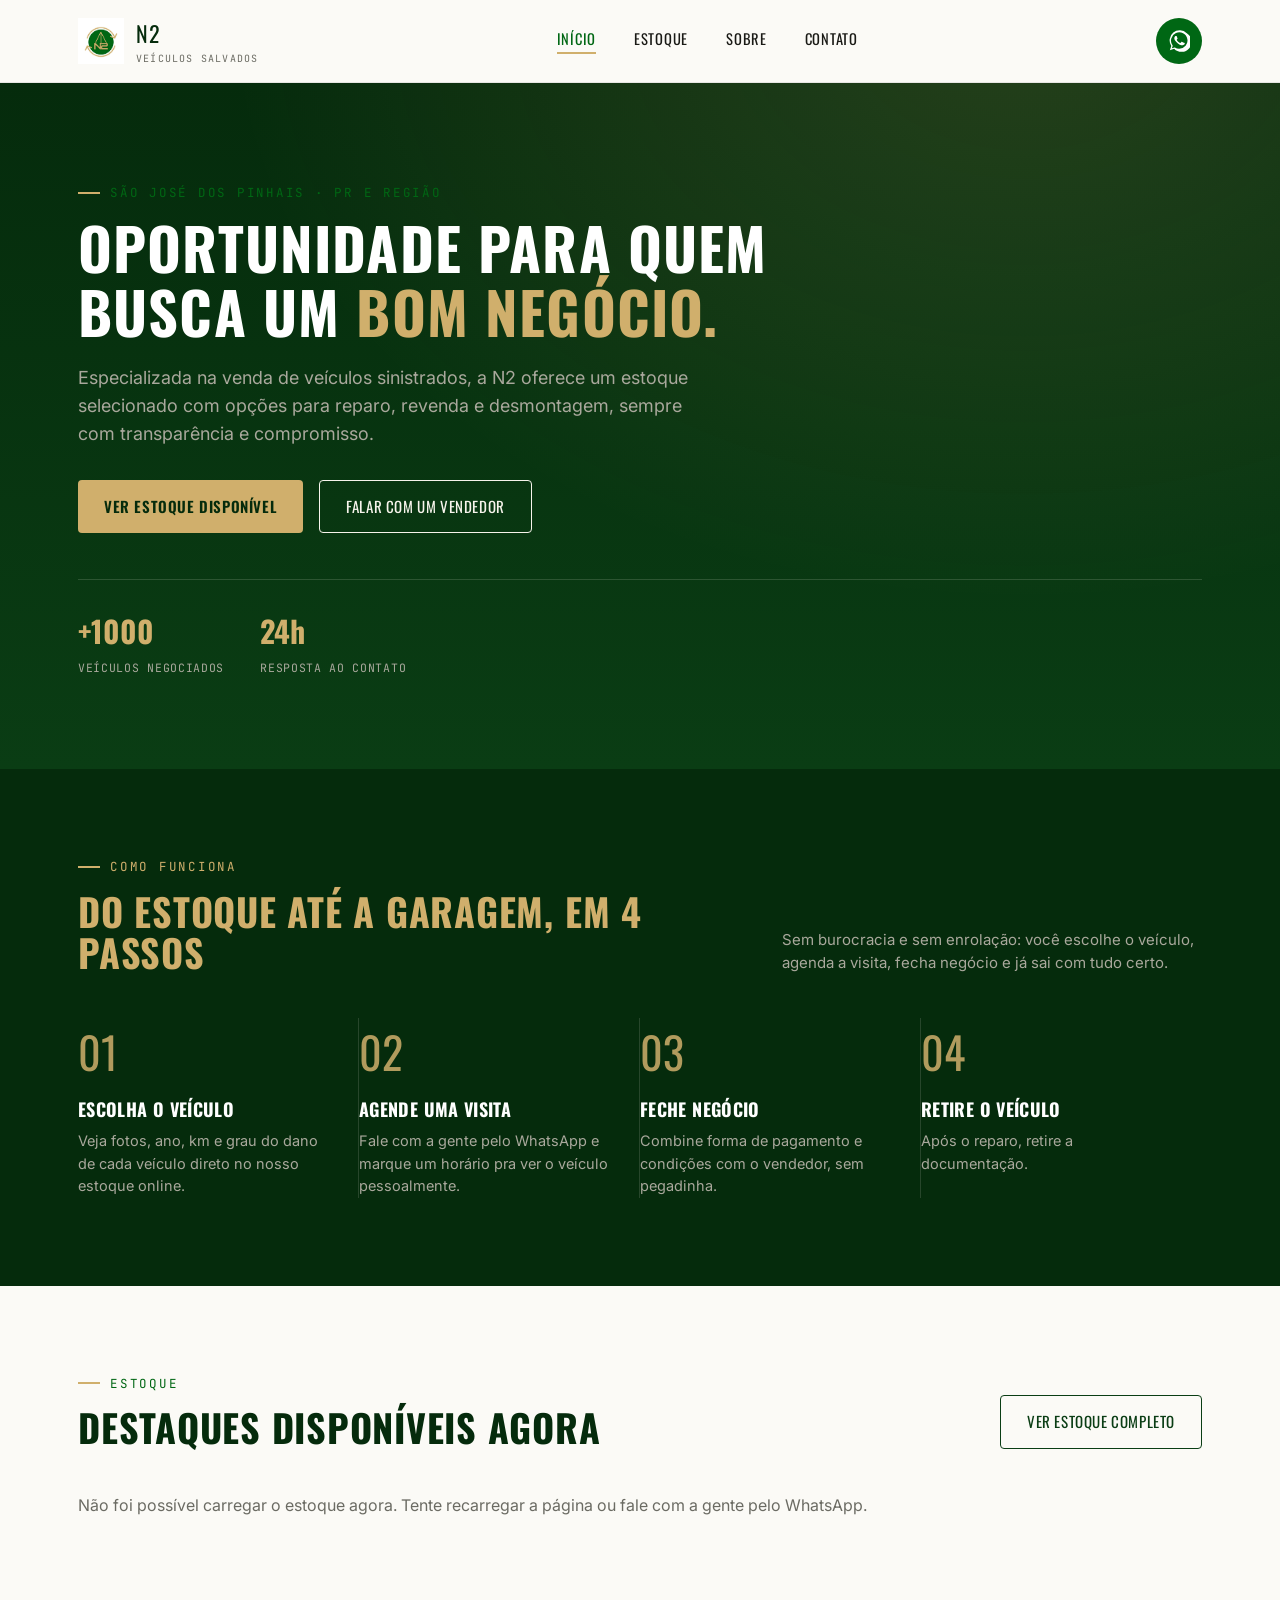
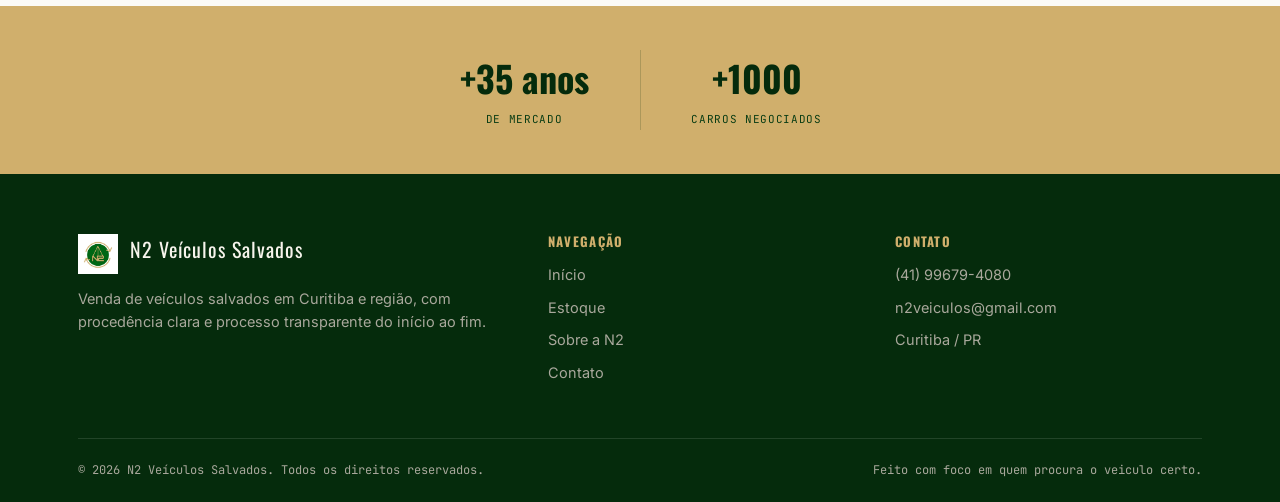
<file: index.html>
<!DOCTYPE html>
<html lang="pt-BR">
<head>
<meta charset="UTF-8">
<meta name="viewport" content="width=device-width, initial-scale=1.0">
<title>N2 | Venda de Veículos Salvados</title>
<meta name="description" content="A N2 vende veículos salvados com procedência clara, prontos para reparo, revenda ou retirada de peças.">
<link rel="icon" href="assets/logo.png">
<link rel="stylesheet" href="css/style.css?v=3">
</head>
<body>

<header class="site-header">
  <div class="wrap">
    <a href="index.html" class="brand">
      <img src="assets/logo.png" alt="N2 - Venda de veículos salvados">
      <div>
        <span class="brand-name">N2</span>
        <span class="brand-tag">Veículos Salvados</span>
      </div>
    </a>
    <nav class="main-nav">
      <a href="index.html" class="active">Início</a>
      <a href="estoque.html">Estoque</a>
      <a href="sobre.html">Sobre</a>
      <a href="contato.html">Contato</a>
    </nav>
    <div class="header-actions">
      <a href="#" class="btn btn-whats" data-wa="Olá! Quero saber mais sobre os veículos da N2." aria-label="Falar no WhatsApp">
        <svg viewBox="0 0 24 24" fill="currentColor" aria-hidden="true"><path d="M20.5 3.5A11 11 0 0 0 3.6 17.4L2 22l4.7-1.6A11 11 0 1 0 20.5 3.5Zm-8.4 17a9 9 0 0 1-4.6-1.3l-.3-.2-3 1 1-2.9-.2-.3A9 9 0 1 1 12.1 20.5Zm5-6.7c-.3-.1-1.6-.8-1.9-.9-.3-.1-.4-.1-.6.1-.2.3-.7.9-.8 1-.2.2-.3.2-.5.1a7.3 7.3 0 0 1-2.2-1.3 8.2 8.2 0 0 1-1.5-1.9c-.2-.3 0-.5.1-.6l.4-.5.3-.4c.1-.1.1-.3 0-.4-.1-.1-.6-1.5-.8-2-.2-.5-.4-.4-.6-.4h-.5c-.2 0-.5.1-.7.3-.2.3-.9.9-.9 2.2s1 2.6 1.1 2.7c.1.2 2 3 4.8 4.2.7.3 1.2.5 1.6.6.7.2 1.3.2 1.8.1.6-.1 1.6-.7 1.9-1.3.2-.6.2-1.1.2-1.2-.1-.2-.3-.2-.6-.4Z"/></svg>
      </a>
      <button class="nav-toggle" aria-label="Abrir menu"><span></span><span></span><span></span></button>
    </div>
  </div>
</header>

<section class="hero">
  <div class="wrap">
    <div>
      <div class="eyebrow">São José dos Pinhais · PR e região</div>
      <h1>Oportunidade para quem busca um <span>bom negócio.</span></h1>
      <p class="lead">Especializada na venda de veículos sinistrados, a N2 oferece um estoque selecionado com opções para reparo, revenda e desmontagem, sempre com transparência e compromisso.</p>
      <div class="hero-actions">
        <a href="#estoque-destaque" class="btn btn-primary">Ver estoque disponível</a>
        <a href="#" class="btn btn-outline" data-wa="Olá! Tenho interesse no estoque de veículos da N2.">Falar com um vendedor</a>
      </div>
      <div class="hero-stats">
        <div class="hero-stat"><b>+1000</b><span>Veículos negociados</span></div>
        <div class="hero-stat"><b>24h</b><span>Resposta ao contato</span></div>
      </div>
    </div>
  </div>
</section>

<section class="bg-dark">
  <div class="wrap">
    <div class="section-head">
      <div>
        <div class="eyebrow">Como funciona</div>
        <h2>Do estoque até a garagem, em 4 passos</h2>
      </div>
      <p>Sem burocracia e sem enrolação: você escolhe o veículo, agenda a visita, fecha negócio e já sai com tudo certo.</p>
    </div>
    <div class="steps">
      <div class="step">
        <div class="step-num">01</div>
        <h3>Escolha o veículo</h3>
        <p>Veja fotos, ano, km e grau do dano de cada veículo direto no nosso estoque online.</p>
      </div>
      <div class="step">
        <div class="step-num">02</div>
        <h3>Agende uma visita</h3>
        <p>Fale com a gente pelo WhatsApp e marque um horário pra ver o veículo pessoalmente.</p>
      </div>
      <div class="step">
        <div class="step-num">03</div>
        <h3>Feche negócio</h3>
        <p>Combine forma de pagamento e condições com o vendedor, sem pegadinha.</p>
      </div>
      <div class="step">
        <div class="step-num">04</div>
        <h3>Retire o veículo</h3>
        <p>Após o reparo, retire a documentação.</p>
      </div>
    </div>
  </div>
</section>

<section id="estoque-destaque" class="bg-paper">
  <div class="wrap">
    <div class="section-head">
      <div>
        <div class="eyebrow">Estoque</div>
        <h2>Destaques disponíveis agora</h2>
      </div>
      <a href="estoque.html" class="btn btn-outline-dark">Ver estoque completo</a>
    </div>
    <div class="tag-grid" id="tag-grid-destaque">
      <p style="color:var(--steel);grid-column:1/-1;">Carregando estoque…</p>
    </div>
  </div>
</section>

<section class="stats-band">
  <div class="wrap">
    <div class="stat-item"><b>+35 anos</b><span>De mercado</span></div>
    <div class="stat-item"><b>+1000</b><span>Carros negociados</span></div>
  </div>
</section>

<footer class="site-footer">
  <div class="wrap">
    <div class="footer-grid">
      <div class="footer-col">
        <div class="footer-brand">
          <img src="assets/logo.png" alt="N2">
          <span class="footer-brand-name">N2 Veículos Salvados</span>
        </div>
        <p>Venda de veículos salvados em Curitiba e região, com procedência clara e processo transparente do início ao fim.</p>
      </div>
      <div class="footer-col">
        <h4>Navegação</h4>
        <a href="index.html">Início</a>
        <a href="estoque.html">Estoque</a>
        <a href="sobre.html">Sobre a N2</a>
        <a href="contato.html">Contato</a>
      </div>
      <div class="footer-col">
        <h4>Contato</h4>
        <a href="tel:+5541996794080">(41) 99679-4080</a>
        <a href="mailto:n2veiculos@gmail.com">n2veiculos@gmail.com</a>
        <p>Curitiba / PR</p>
      </div>
    </div>
    <div class="footer-bottom">
      <span>© 2026 N2 Veículos Salvados. Todos os direitos reservados.</span>
      <span>Feito com foco em quem procura o veiculo certo.</span>
    </div>
  </div>
</footer>

<script src="js/script.js?v=3"></script>
</body>
</html>
</file>
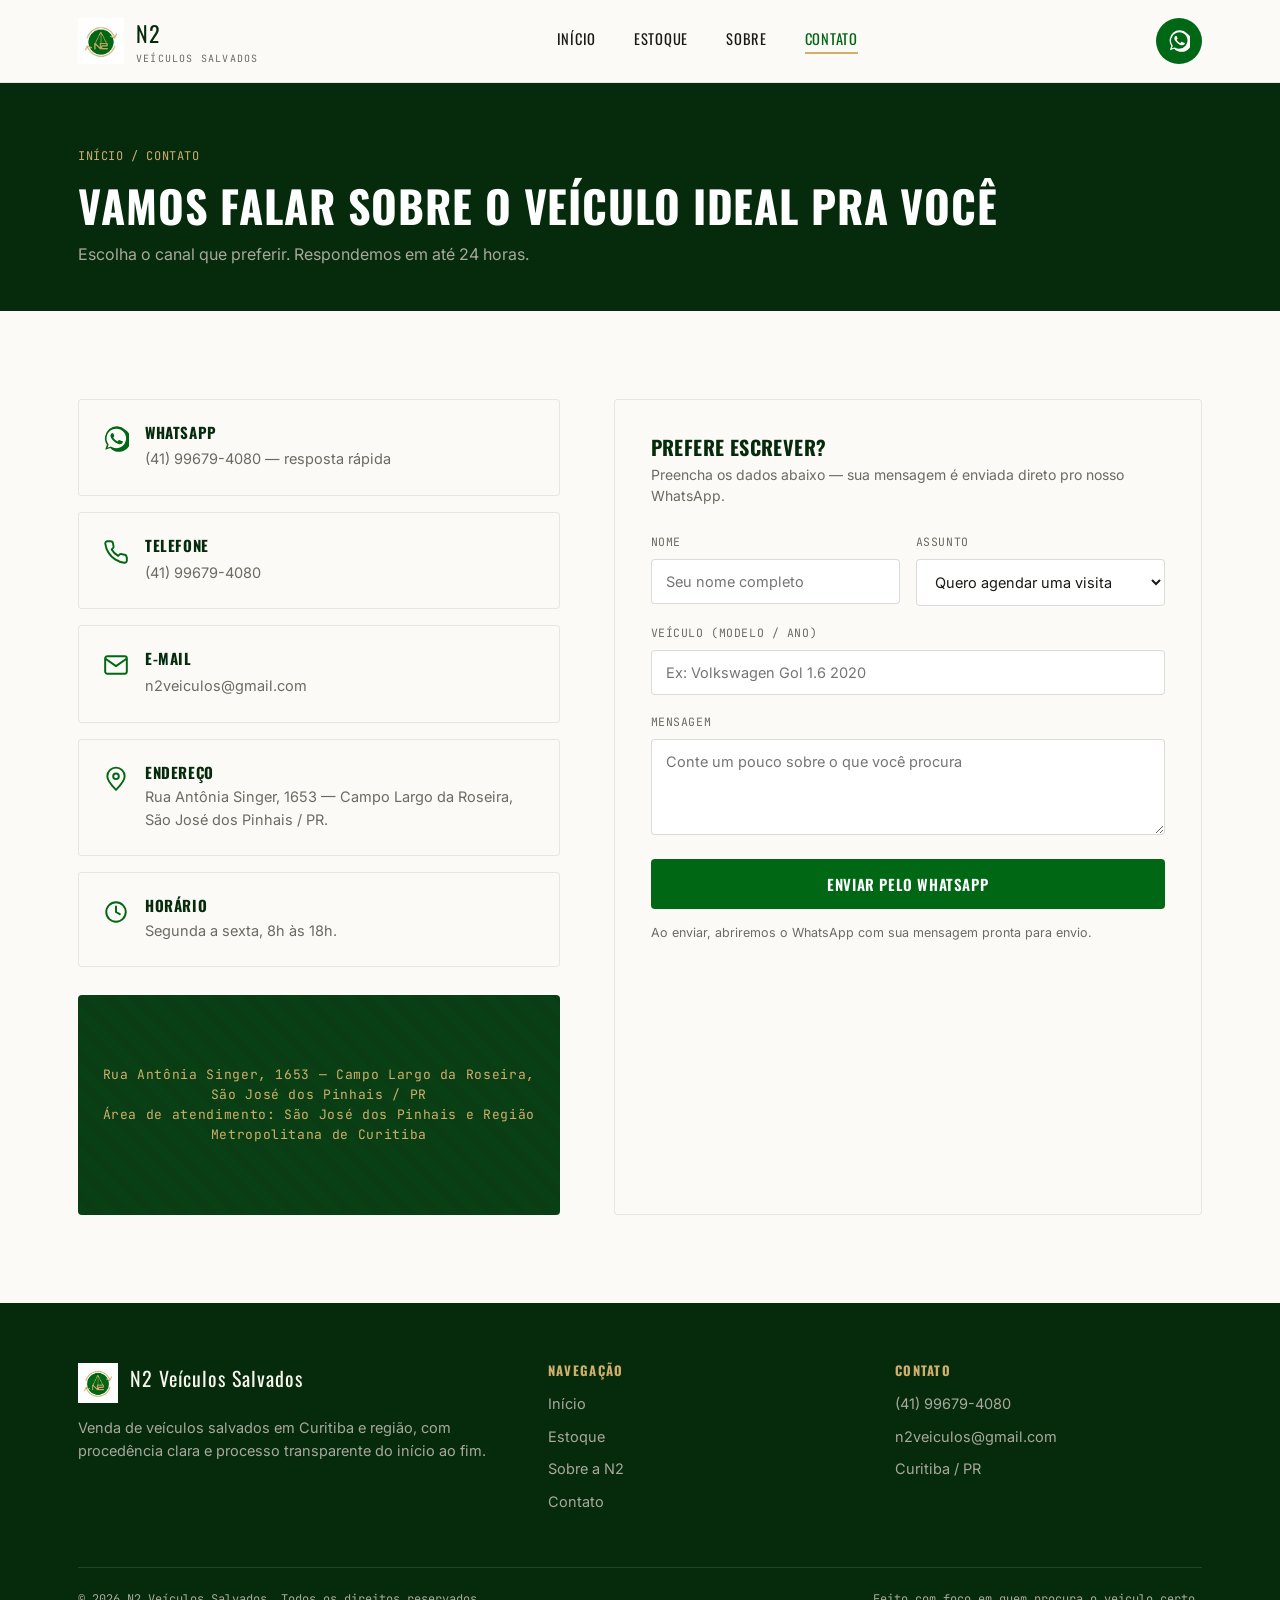
<file: contato.html>
<!DOCTYPE html>
<html lang="pt-BR">
<head>
<meta charset="UTF-8">
<meta name="viewport" content="width=device-width, initial-scale=1.0">
<title>Contato | N2 Veículos Salvados</title>
<meta name="description" content="Fale com a N2 pelo WhatsApp, telefone ou formulário para saber mais sobre os veículos salvados disponíveis.">
<link rel="icon" href="assets/logo.png">
<link rel="stylesheet" href="css/style.css?v=3">
</head>
<body>

<header class="site-header">
  <div class="wrap">
    <a href="index.html" class="brand">
      <img src="assets/logo.png" alt="N2 - Venda de veículos salvados">
      <div>
        <span class="brand-name">N2</span>
        <span class="brand-tag">Veículos Salvados</span>
      </div>
    </a>
    <nav class="main-nav">
      <a href="index.html">Início</a>
      <a href="estoque.html">Estoque</a>
      <a href="sobre.html">Sobre</a>
      <a href="contato.html" class="active">Contato</a>
    </nav>
    <div class="header-actions">
      <a href="#" class="btn btn-whats" data-wa="Olá! Quero saber mais sobre os veículos da N2." aria-label="Falar no WhatsApp">
        <svg viewBox="0 0 24 24" fill="currentColor" aria-hidden="true"><path d="M20.5 3.5A11 11 0 0 0 3.6 17.4L2 22l4.7-1.6A11 11 0 1 0 20.5 3.5Zm-8.4 17a9 9 0 0 1-4.6-1.3l-.3-.2-3 1 1-2.9-.2-.3A9 9 0 1 1 12.1 20.5Zm5-6.7c-.3-.1-1.6-.8-1.9-.9-.3-.1-.4-.1-.6.1-.2.3-.7.9-.8 1-.2.2-.3.2-.5.1a7.3 7.3 0 0 1-2.2-1.3 8.2 8.2 0 0 1-1.5-1.9c-.2-.3 0-.5.1-.6l.4-.5.3-.4c.1-.1.1-.3 0-.4-.1-.1-.6-1.5-.8-2-.2-.5-.4-.4-.6-.4h-.5c-.2 0-.5.1-.7.3-.2.3-.9.9-.9 2.2s1 2.6 1.1 2.7c.1.2 2 3 4.8 4.2.7.3 1.2.5 1.6.6.7.2 1.3.2 1.8.1.6-.1 1.6-.7 1.9-1.3.2-.6.2-1.1.2-1.2-.1-.2-.3-.2-.6-.4Z"/></svg>
      </a>
      <button class="nav-toggle" aria-label="Abrir menu"><span></span><span></span><span></span></button>
    </div>
  </div>
</header>

<section class="page-header">
  <div class="wrap">
    <div class="breadcrumb">Início / Contato</div>
    <h1>Vamos falar sobre o veículo ideal pra você</h1>
    <p>Escolha o canal que preferir. Respondemos em até 24 horas.</p>
  </div>
</section>

<section class="bg-paper">
  <div class="wrap contact-grid">

    <div>
      <div class="contact-cards">
        <div class="contact-card">
          <svg viewBox="0 0 24 24" fill="currentColor"><path d="M20.5 3.5A11 11 0 0 0 3.6 17.4L2 22l4.7-1.6A11 11 0 1 0 20.5 3.5Zm-8.4 17a9 9 0 0 1-4.6-1.3l-.3-.2-3 1 1-2.9-.2-.3A9 9 0 1 1 12.1 20.5Zm5-6.7c-.3-.1-1.6-.8-1.9-.9-.3-.1-.4-.1-.6.1-.2.3-.7.9-.8 1-.2.2-.3.2-.5.1a7.3 7.3 0 0 1-2.2-1.3 8.2 8.2 0 0 1-1.5-1.9c-.2-.3 0-.5.1-.6l.4-.5.3-.4c.1-.1.1-.3 0-.4-.1-.1-.6-1.5-.8-2-.2-.5-.4-.4-.6-.4h-.5c-.2 0-.5.1-.7.3-.2.3-.9.9-.9 2.2s1 2.6 1.1 2.7c.1.2 2 3 4.8 4.2.7.3 1.2.5 1.6.6.7.2 1.3.2 1.8.1.6-.1 1.6-.7 1.9-1.3.2-.6.2-1.1.2-1.2-.1-.2-.3-.2-.6-.4Z"/></svg>
          <div>
            <h4>WhatsApp</h4>
            <a href="#" data-wa="Olá! Quero falar com a N2 sobre um veículo salvado.">(41) 99679-4080 — resposta rápida</a>
          </div>
        </div>
        <div class="contact-card">
          <svg viewBox="0 0 24 24" fill="none" stroke="currentColor" stroke-width="1.8"><path d="M22 16.9v3a2 2 0 0 1-2.2 2 19.8 19.8 0 0 1-8.6-3.1 19.5 19.5 0 0 1-6-6A19.8 19.8 0 0 1 2.1 4.2 2 2 0 0 1 4.1 2h3a2 2 0 0 1 2 1.7c.1.9.3 1.8.6 2.6a2 2 0 0 1-.5 2.1L8 9.6a16 16 0 0 0 6 6l1.2-1.2a2 2 0 0 1 2.1-.5c.8.3 1.7.5 2.6.6a2 2 0 0 1 1.7 2Z" stroke-linejoin="round"/></svg>
          <div>
            <h4>Telefone</h4>
            <a href="tel:+5541996794080">(41) 99679-4080</a>
          </div>
        </div>
        <div class="contact-card">
          <svg viewBox="0 0 24 24" fill="none" stroke="currentColor" stroke-width="1.8"><rect x="2" y="4" width="20" height="16" rx="2"/><path d="M2 6 l10 7 L22 6" stroke-linejoin="round"/></svg>
          <div>
            <h4>E-mail</h4>
            <a href="mailto:n2veiculos@gmail.com">n2veiculos@gmail.com</a>
          </div>
        </div>
        <div class="contact-card">
          <svg viewBox="0 0 24 24" fill="none" stroke="currentColor" stroke-width="1.8"><path d="M12 22 C7 17 4 13.2 4 9.5 A8 8 0 0 1 20 9.5 C20 13.2 17 17 12 22Z" stroke-linejoin="round"/><circle cx="12" cy="9.5" r="2.6"/></svg>
          <div>
            <h4>Endereço</h4>
            <p>Rua Antônia Singer, 1653 — Campo Largo da Roseira, São José dos Pinhais / PR.</p>
          </div>
        </div>
        <div class="contact-card">
          <svg viewBox="0 0 24 24" fill="none" stroke="currentColor" stroke-width="1.8"><circle cx="12" cy="12" r="9"/><path d="M12 7 v5 l3.5 2" stroke-linecap="round"/></svg>
          <div>
            <h4>Horário</h4>
            <p>Segunda a sexta, 8h às 18h.</p>
          </div>
        </div>
      </div>

      <div class="map-block">
        Rua Antônia Singer, 1653 — Campo Largo da Roseira, São José dos Pinhais / PR<br>Área de atendimento: São José dos Pinhais e Região Metropolitana de Curitiba
      </div>
    </div>

    <div class="form-panel">
      <h3>Prefere escrever?</h3>
      <p>Preencha os dados abaixo — sua mensagem é enviada direto pro nosso WhatsApp.</p>
      <form id="contact-form">
        <div class="field-row">
          <div class="field">
            <label for="f-nome">Nome</label>
            <input type="text" id="f-nome" required placeholder="Seu nome completo">
          </div>
          <div class="field">
            <label for="f-assunto">Assunto</label>
            <select id="f-assunto">
              <option>Quero agendar uma visita</option>
              <option>Quero comprar um veículo do estoque</option>
              <option>Dúvida sobre documentação</option>
              <option>Outro assunto</option>
            </select>
          </div>
        </div>
        <div class="field">
          <label for="f-veiculo">Veículo (modelo / ano)</label>
          <input type="text" id="f-veiculo" placeholder="Ex: Volkswagen Gol 1.6 2020">
        </div>
        <div class="field">
          <label for="f-mensagem">Mensagem</label>
          <textarea id="f-mensagem" rows="4" required placeholder="Conte um pouco sobre o que você procura"></textarea>
        </div>
        <button type="submit" class="btn btn-whats btn-block">Enviar pelo WhatsApp</button>
        <p class="form-note">Ao enviar, abriremos o WhatsApp com sua mensagem pronta para envio.</p>
      </form>
    </div>

  </div>
</section>

<footer class="site-footer">
  <div class="wrap">
    <div class="footer-grid">
      <div class="footer-col">
        <div class="footer-brand">
          <img src="assets/logo.png" alt="N2">
          <span class="footer-brand-name">N2 Veículos Salvados</span>
        </div>
        <p>Venda de veículos salvados em Curitiba e região, com procedência clara e processo transparente do início ao fim.</p>
      </div>
      <div class="footer-col">
        <h4>Navegação</h4>
        <a href="index.html">Início</a>
        <a href="estoque.html">Estoque</a>
        <a href="sobre.html">Sobre a N2</a>
        <a href="contato.html">Contato</a>
      </div>
      <div class="footer-col">
        <h4>Contato</h4>
        <a href="tel:+5541996794080">(41) 99679-4080</a>
        <a href="mailto:n2veiculos@gmail.com">n2veiculos@gmail.com</a>
        <p>Curitiba / PR</p>
      </div>
    </div>
    <div class="footer-bottom">
      <span>© 2026 N2 Veículos Salvados. Todos os direitos reservados.</span>
      <span>Feito com foco em quem procura o veiculo certo.</span>
    </div>
  </div>
</footer>

<script src="js/script.js?v=3"></script>
</body>
</html>
</file>
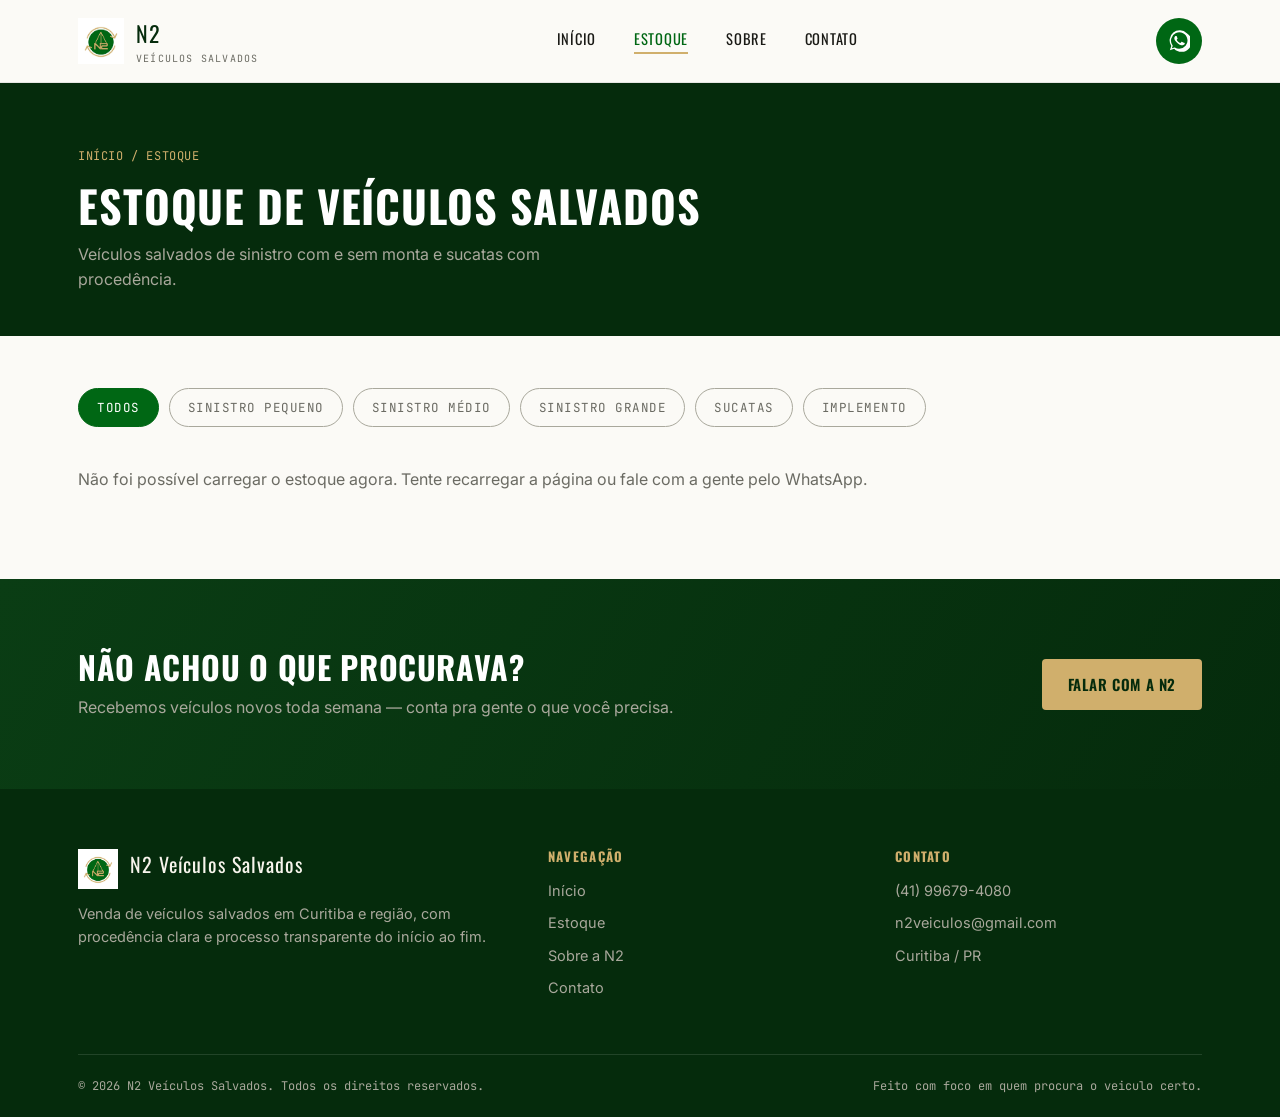
<file: estoque.html>
<!DOCTYPE html>
<html lang="pt-BR">
<head>
<meta charset="UTF-8">
<meta name="viewport" content="width=device-width, initial-scale=1.0">
<title>Estoque | N2 Veículos Salvados</title>
<meta name="description" content="Veja os veículos salvados disponíveis na N2: sinistro pequeno, médio, grande ou sucata para peças.">
<link rel="icon" href="assets/logo.png">
<link rel="stylesheet" href="css/style.css?v=3">
</head>
<body>

<header class="site-header">
  <div class="wrap">
    <a href="index.html" class="brand">
      <img src="assets/logo.png" alt="N2 - Venda de veículos salvados">
      <div>
        <span class="brand-name">N2</span>
        <span class="brand-tag">Veículos Salvados</span>
      </div>
    </a>
    <nav class="main-nav">
      <a href="index.html">Início</a>
      <a href="estoque.html" class="active">Estoque</a>
      <a href="sobre.html">Sobre</a>
      <a href="contato.html">Contato</a>
    </nav>
    <div class="header-actions">
      <a href="#" class="btn btn-whats" data-wa="Olá! Quero saber mais sobre os veículos da N2." aria-label="Falar no WhatsApp">
        <svg viewBox="0 0 24 24" fill="currentColor" aria-hidden="true"><path d="M20.5 3.5A11 11 0 0 0 3.6 17.4L2 22l4.7-1.6A11 11 0 1 0 20.5 3.5Zm-8.4 17a9 9 0 0 1-4.6-1.3l-.3-.2-3 1 1-2.9-.2-.3A9 9 0 1 1 12.1 20.5Zm5-6.7c-.3-.1-1.6-.8-1.9-.9-.3-.1-.4-.1-.6.1-.2.3-.7.9-.8 1-.2.2-.3.2-.5.1a7.3 7.3 0 0 1-2.2-1.3 8.2 8.2 0 0 1-1.5-1.9c-.2-.3 0-.5.1-.6l.4-.5.3-.4c.1-.1.1-.3 0-.4-.1-.1-.6-1.5-.8-2-.2-.5-.4-.4-.6-.4h-.5c-.2 0-.5.1-.7.3-.2.3-.9.9-.9 2.2s1 2.6 1.1 2.7c.1.2 2 3 4.8 4.2.7.3 1.2.5 1.6.6.7.2 1.3.2 1.8.1.6-.1 1.6-.7 1.9-1.3.2-.6.2-1.1.2-1.2-.1-.2-.3-.2-.6-.4Z"/></svg>
      </a>
      <button class="nav-toggle" aria-label="Abrir menu"><span></span><span></span><span></span></button>
    </div>
  </div>
</header>

<section class="page-header">
  <div class="wrap">
    <div class="breadcrumb">Início / Estoque</div>
    <h1>Estoque de veículos salvados</h1>
    <p>Veículos salvados de sinistro com e sem monta e sucatas com procedência.</p>
  </div>
</section>

<section class="bg-paper" style="padding-top:52px;">
  <div class="wrap">
    <div class="filters">
      <button class="filter-btn active" data-filter="todos">Todos</button>
      <button class="filter-btn" data-filter="pequeno">Sinistro pequeno</button>
      <button class="filter-btn" data-filter="medio">Sinistro médio</button>
      <button class="filter-btn" data-filter="grande">Sinistro grande</button>
      <button class="filter-btn" data-filter="sucata">Sucatas</button>
      <button class="filter-btn" data-filter="implemento">Implemento</button>
    </div>

    <div class="tag-grid" id="tag-grid-estoque">
      <p style="color:var(--steel);grid-column:1/-1;">Carregando estoque…</p>
    </div>
  </div>
</section>

<section class="cta-band">
  <div class="wrap">
    <div>
      <h2>Não achou o que procurava?</h2>
      <p>Recebemos veículos novos toda semana — conta pra gente o que você precisa.</p>
    </div>
    <a href="#" class="btn btn-primary" data-wa="Olá! Estou procurando um veículo salvado específico, vocês podem me ajudar?">Falar com a N2</a>
  </div>
</section>

<footer class="site-footer">
  <div class="wrap">
    <div class="footer-grid">
      <div class="footer-col">
        <div class="footer-brand">
          <img src="assets/logo.png" alt="N2">
          <span class="footer-brand-name">N2 Veículos Salvados</span>
        </div>
        <p>Venda de veículos salvados em Curitiba e região, com procedência clara e processo transparente do início ao fim.</p>
      </div>
      <div class="footer-col">
        <h4>Navegação</h4>
        <a href="index.html">Início</a>
        <a href="estoque.html">Estoque</a>
        <a href="sobre.html">Sobre a N2</a>
        <a href="contato.html">Contato</a>
      </div>
      <div class="footer-col">
        <h4>Contato</h4>
        <a href="tel:+5541996794080">(41) 99679-4080</a>
        <a href="mailto:n2veiculos@gmail.com">n2veiculos@gmail.com</a>
        <p>Curitiba / PR</p>
      </div>
    </div>
    <div class="footer-bottom">
      <span>© 2026 N2 Veículos Salvados. Todos os direitos reservados.</span>
      <span>Feito com foco em quem procura o veiculo certo.</span>
    </div>
  </div>
</footer>

<script src="js/script.js?v=3"></script>
</body>
</html>
</file>
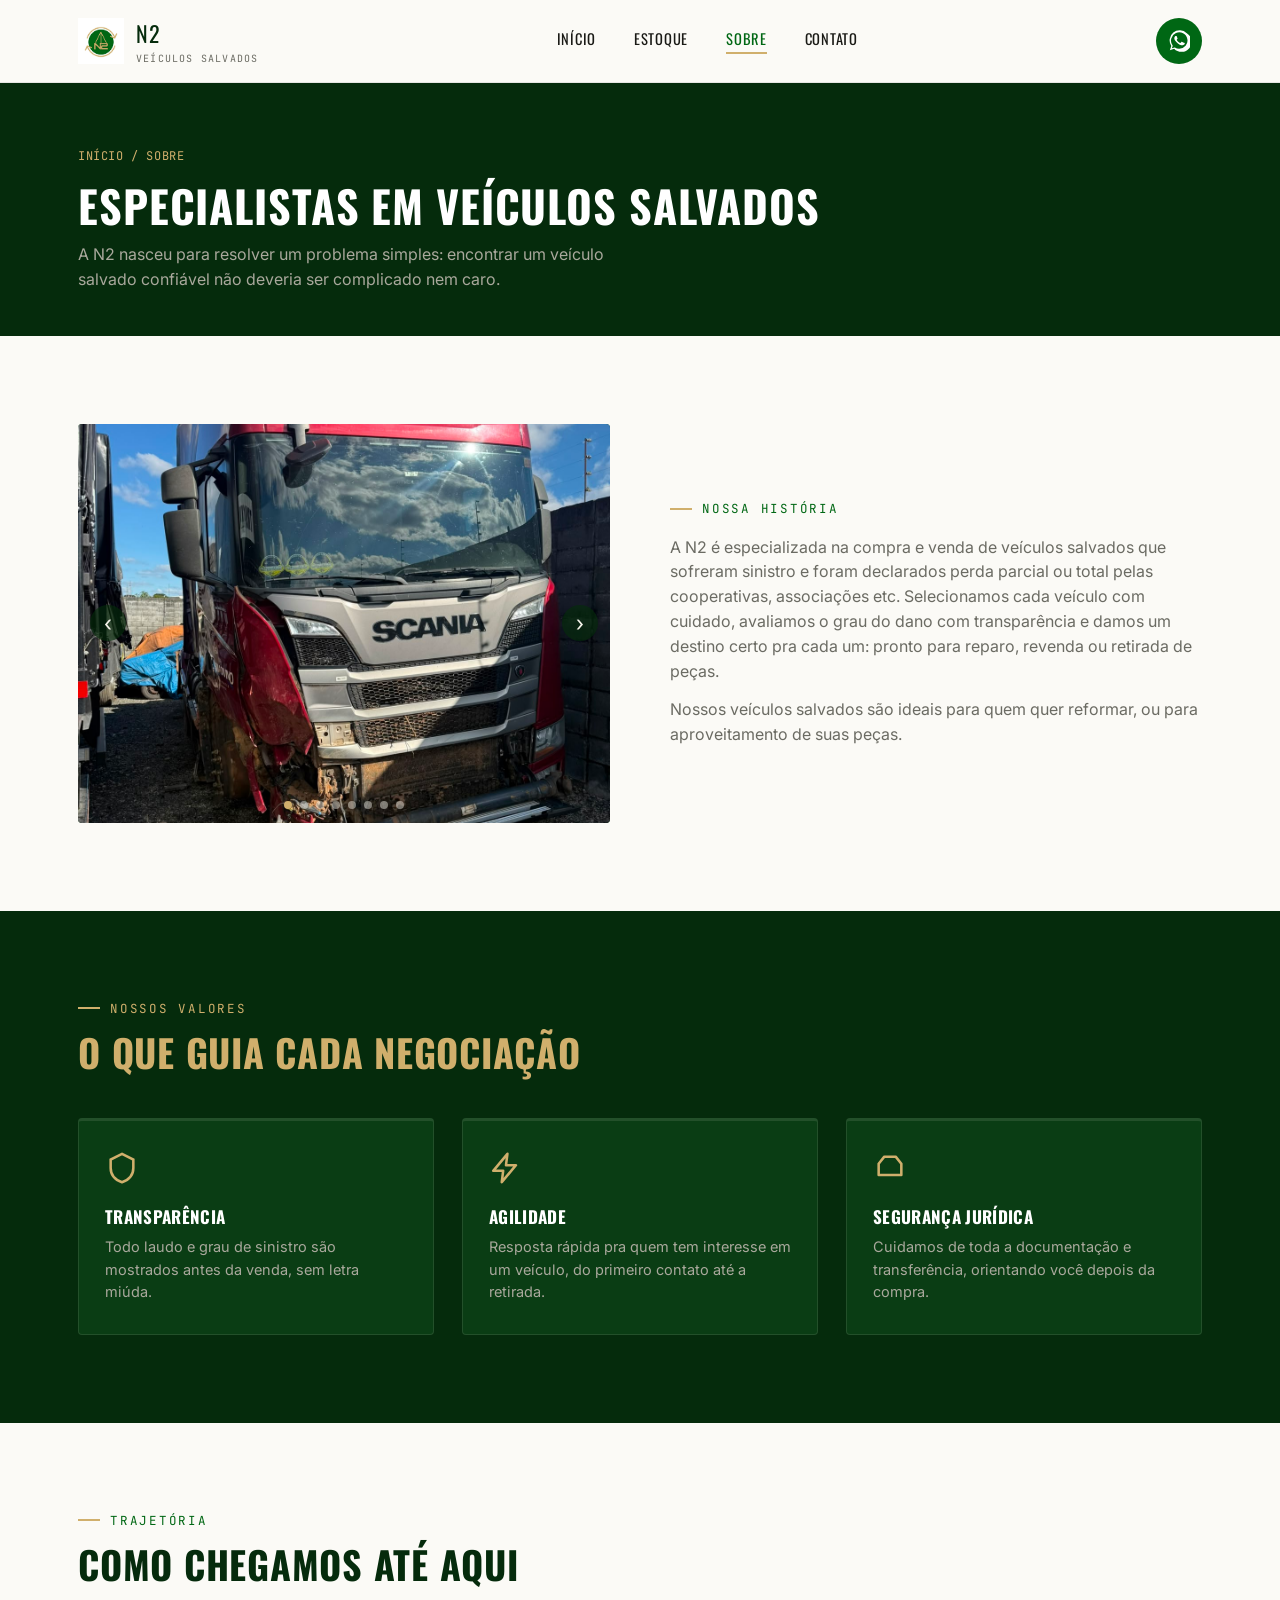
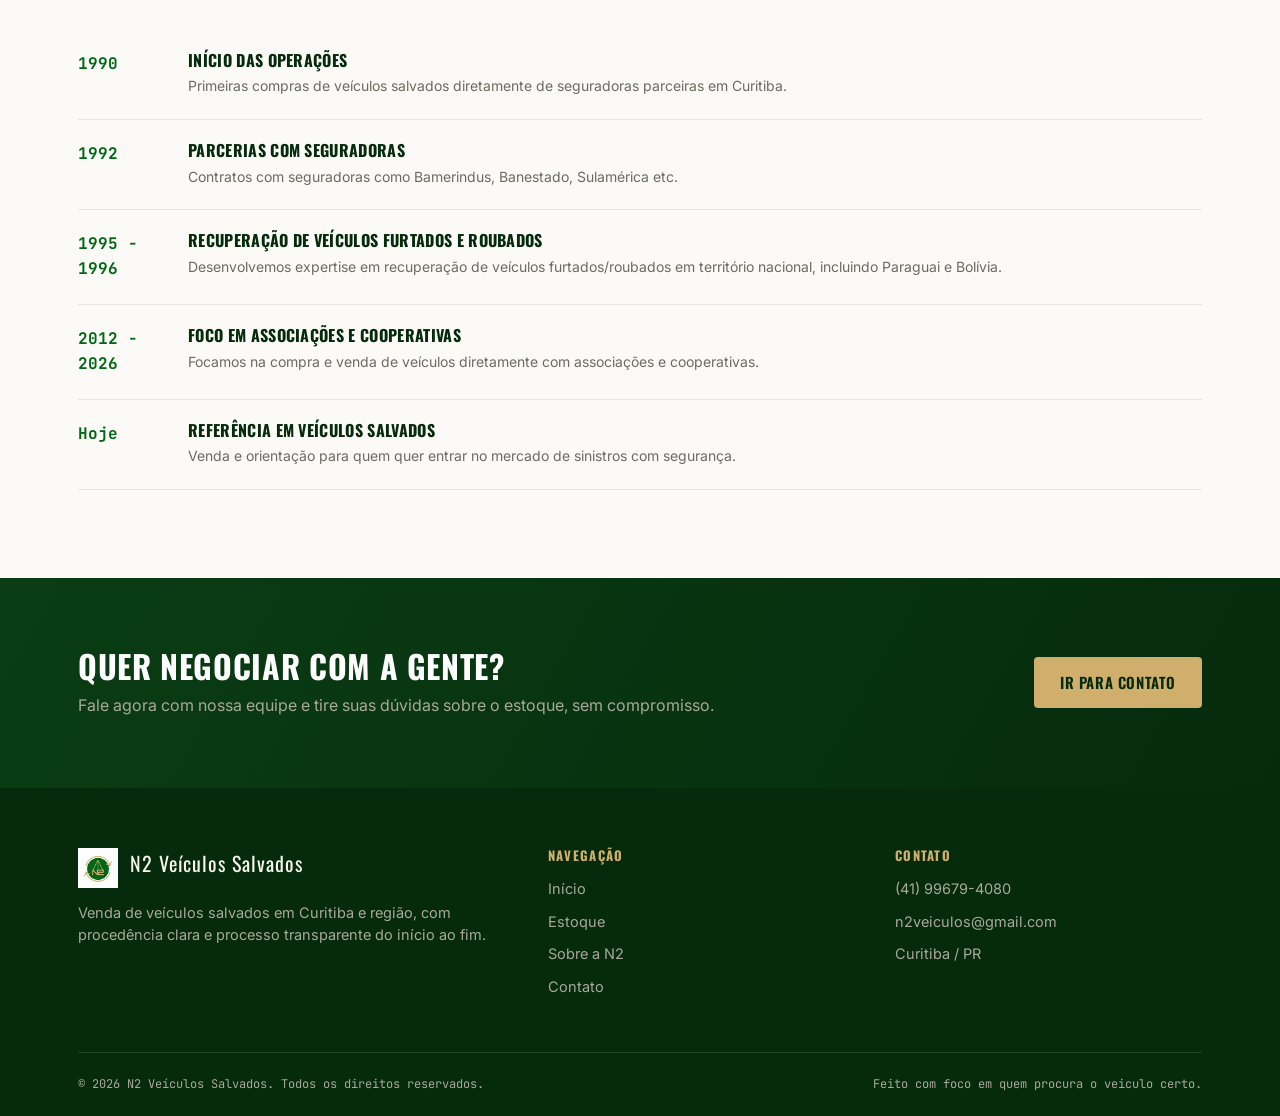
<file: sobre.html>
<!DOCTYPE html>
<html lang="pt-BR">
<head>
<meta charset="UTF-8">
<meta name="viewport" content="width=device-width, initial-scale=1.0">
<title>Sobre | N2 Veículos Salvados</title>
<meta name="description" content="Conheça a N2, empresa especializada na venda de veículos salvados com procedência clara e transparência em cada negócio.">
<link rel="icon" href="assets/logo.png">
<link rel="stylesheet" href="css/style.css?v=3">
</head>
<body>

<header class="site-header">
  <div class="wrap">
    <a href="index.html" class="brand">
      <img src="assets/logo.png" alt="N2 - Venda de veículos salvados">
      <div>
        <span class="brand-name">N2</span>
        <span class="brand-tag">Veículos Salvados</span>
      </div>
    </a>
    <nav class="main-nav">
      <a href="index.html">Início</a>
      <a href="estoque.html">Estoque</a>
      <a href="sobre.html" class="active">Sobre</a>
      <a href="contato.html">Contato</a>
    </nav>
    <div class="header-actions">
      <a href="#" class="btn btn-whats" data-wa="Olá! Quero saber mais sobre os veículos da N2." aria-label="Falar no WhatsApp">
        <svg viewBox="0 0 24 24" fill="currentColor" aria-hidden="true"><path d="M20.5 3.5A11 11 0 0 0 3.6 17.4L2 22l4.7-1.6A11 11 0 1 0 20.5 3.5Zm-8.4 17a9 9 0 0 1-4.6-1.3l-.3-.2-3 1 1-2.9-.2-.3A9 9 0 1 1 12.1 20.5Zm5-6.7c-.3-.1-1.6-.8-1.9-.9-.3-.1-.4-.1-.6.1-.2.3-.7.9-.8 1-.2.2-.3.2-.5.1a7.3 7.3 0 0 1-2.2-1.3 8.2 8.2 0 0 1-1.5-1.9c-.2-.3 0-.5.1-.6l.4-.5.3-.4c.1-.1.1-.3 0-.4-.1-.1-.6-1.5-.8-2-.2-.5-.4-.4-.6-.4h-.5c-.2 0-.5.1-.7.3-.2.3-.9.9-.9 2.2s1 2.6 1.1 2.7c.1.2 2 3 4.8 4.2.7.3 1.2.5 1.6.6.7.2 1.3.2 1.8.1.6-.1 1.6-.7 1.9-1.3.2-.6.2-1.1.2-1.2-.1-.2-.3-.2-.6-.4Z"/></svg>
      </a>
      <button class="nav-toggle" aria-label="Abrir menu"><span></span><span></span><span></span></button>
    </div>
  </div>
</header>

<section class="page-header">
  <div class="wrap">
    <div class="breadcrumb">Início / Sobre</div>
    <h1>Especialistas em veículos salvados</h1>
    <p>A N2 nasceu para resolver um problema simples: encontrar um veículo salvado confiável não deveria ser complicado nem caro.</p>
  </div>
</section>

<section class="bg-paper">
  <div class="wrap about-grid">
    <div class="about-media">
      <div class="photo-carousel" id="about-carousel">
        <div class="carousel-track">
          <div class="carousel-slide"><img src="assets/sobre-1.jpg" alt="Caminhão Scania sinistrado no pátio da N2" loading="lazy"></div>
          <div class="carousel-slide"><img src="assets/sobre-2.jpg" alt="Caminhão Mercedes-Benz sinistrado no pátio da N2" loading="lazy"></div>
          <div class="carousel-slide"><img src="assets/sobre-3.jpg" alt="Pátio da N2 com veículos e implementos sinistrados" loading="lazy"></div>
          <div class="carousel-slide"><img src="assets/sobre-4.jpg" alt="Carretas e reboques sinistrados no pátio da N2" loading="lazy"></div>
          <div class="carousel-slide"><img src="assets/sobre-5.jpg" alt="Chassi sinistrado no pátio da N2" loading="lazy"></div>
          <div class="carousel-slide"><img src="assets/sobre-6.jpg" alt="Galpão da N2 com veículos sinistrados enfileirados" loading="lazy"></div>
          <div class="carousel-slide"><img src="assets/sobre-7.jpg" alt="Fachada do galpão da N2 vista de fora" loading="lazy"></div>
          <div class="carousel-slide"><img src="assets/sobre-8.jpg" alt="Pátio da N2 com chassi sinistrado e galpão ao fundo" loading="lazy"></div>
        </div>
        <button type="button" class="carousel-btn prev" aria-label="Foto anterior">‹</button>
        <button type="button" class="carousel-btn next" aria-label="Próxima foto">›</button>
        <div class="carousel-dots"></div>
      </div>
    </div>
    <div>
      <div class="eyebrow">Nossa história</div>
      <p style="color:var(--steel);margin-top:16px;">A N2 é especializada na compra e venda de veículos salvados que sofreram sinistro e foram declarados perda parcial ou total pelas cooperativas, associações etc. Selecionamos cada veículo com cuidado, avaliamos o grau do dano com transparência e damos um destino certo pra cada um: pronto para reparo, revenda ou retirada de peças.</p>
      <p style="color:var(--steel);margin-top:14px;">Nossos veículos salvados são ideais para quem quer reformar, ou para aproveitamento de suas peças.</p>
    </div>
  </div>
</section>

<section class="bg-dark">
  <div class="wrap">
    <div class="section-head">
      <div>
        <div class="eyebrow">Nossos valores</div>
        <h2>O que guia cada negociação</h2>
      </div>
    </div>
    <div class="value-grid">
      <div class="value-card" style="background:var(--green-800);border-color:rgba(247,244,236,0.1);">
        <svg viewBox="0 0 24 24" fill="none" stroke="var(--gold)" stroke-width="1.8"><path d="M12 2 L20 6 V12 C20 17 16.5 20.5 12 22 C7.5 20.5 4 17 4 12 V6 Z"/></svg>
        <h3 style="color:#fff;">Transparência</h3>
        <p style="color:var(--steel-light);">Todo laudo e grau de sinistro são mostrados antes da venda, sem letra miúda.</p>
      </div>
      <div class="value-card" style="background:var(--green-800);border-color:rgba(247,244,236,0.1);">
        <svg viewBox="0 0 24 24" fill="none" stroke="var(--gold)" stroke-width="1.8"><path d="M13 2 L3 14 h7 l-1 8 l10 -12 h-7 Z" stroke-linejoin="round"/></svg>
        <h3 style="color:#fff;">Agilidade</h3>
        <p style="color:var(--steel-light);">Resposta rápida pra quem tem interesse em um veículo, do primeiro contato até a retirada.</p>
      </div>
      <div class="value-card" style="background:var(--green-800);border-color:rgba(247,244,236,0.1);">
        <svg viewBox="0 0 24 24" fill="none" stroke="var(--gold)" stroke-width="1.8"><path d="M4 17 V9 l4 -5 h8 l4 5 v8 Z" stroke-linejoin="round"/></svg>
        <h3 style="color:#fff;">Segurança jurídica</h3>
        <p style="color:var(--steel-light);">Cuidamos de toda a documentação e transferência, orientando você depois da compra.</p>
      </div>
    </div>
  </div>
</section>

<section class="bg-paper">
  <div class="wrap">
    <div class="section-head">
      <div>
        <div class="eyebrow">Trajetória</div>
        <h2>Como chegamos até aqui</h2>
      </div>
    </div>
    <div class="timeline">
      <div class="timeline-item">
        <b>1990</b>
        <div><h4>Início das operações</h4><p>Primeiras compras de veículos salvados diretamente de seguradoras parceiras em Curitiba.</p></div>
      </div>
      <div class="timeline-item">
        <b>1992</b>
        <div><h4>Parcerias com seguradoras</h4><p>Contratos com seguradoras como Bamerindus, Banestado, Sulamérica etc.</p></div>
      </div>
      <div class="timeline-item">
        <b>1995 - 1996</b>
        <div><h4>Recuperação de veículos furtados e roubados</h4><p>Desenvolvemos expertise em recuperação de veículos furtados/roubados em território nacional, incluindo Paraguai e Bolívia.</p></div>
      </div>
      <div class="timeline-item">
        <b>2012 - 2026</b>
        <div><h4>Foco em associações e cooperativas</h4><p>Focamos na compra e venda de veículos diretamente com associações e cooperativas.</p></div>
      </div>
      <div class="timeline-item">
        <b>Hoje</b>
        <div><h4>Referência em veículos salvados</h4><p>Venda e orientação para quem quer entrar no mercado de sinistros com segurança.</p></div>
      </div>
    </div>
  </div>
</section>

<section class="cta-band">
  <div class="wrap">
    <div>
      <h2>Quer negociar com a gente?</h2>
      <p>Fale agora com nossa equipe e tire suas dúvidas sobre o estoque, sem compromisso.</p>
    </div>
    <a href="contato.html" class="btn btn-primary">Ir para contato</a>
  </div>
</section>

<footer class="site-footer">
  <div class="wrap">
    <div class="footer-grid">
      <div class="footer-col">
        <div class="footer-brand">
          <img src="assets/logo.png" alt="N2">
          <span class="footer-brand-name">N2 Veículos Salvados</span>
        </div>
        <p>Venda de veículos salvados em Curitiba e região, com procedência clara e processo transparente do início ao fim.</p>
      </div>
      <div class="footer-col">
        <h4>Navegação</h4>
        <a href="index.html">Início</a>
        <a href="estoque.html">Estoque</a>
        <a href="sobre.html">Sobre a N2</a>
        <a href="contato.html">Contato</a>
      </div>
      <div class="footer-col">
        <h4>Contato</h4>
        <a href="tel:+5541996794080">(41) 99679-4080</a>
        <a href="mailto:n2veiculos@gmail.com">n2veiculos@gmail.com</a>
        <p>Curitiba / PR</p>
      </div>
    </div>
    <div class="footer-bottom">
      <span>© 2026 N2 Veículos Salvados. Todos os direitos reservados.</span>
      <span>Feito com foco em quem procura o veiculo certo.</span>
    </div>
  </div>
</footer>

<script src="js/script.js?v=3"></script>
</body>
</html>
</file>
<file: css/style.css>
@import url('https://fonts.googleapis.com/css2?family=Oswald:wght@400;500;600;700&family=Inter:wght@400;500;600;700&family=JetBrains+Mono:wght@400;500;700&display=swap');

:root{
  --green-900:#052b0c;
  --green-800:#0a3d14;
  --green-700:#006714;
  --green-600:#0c7d24;
  --gold:#d0af6c;
  --gold-light:#e8d5a8;
  --cream:#f7f4ec;
  --paper:#fbfaf6;
  --ink:#1a1a16;
  --steel:#6b6b63;
  --steel-light:#a9a89c;
  --danger:#a83232;

  --font-display:'Oswald',sans-serif;
  --font-body:'Inter',sans-serif;
  --font-mono:'JetBrains Mono',monospace;

  --radius:4px;
  --container:1180px;
}

*{box-sizing:border-box;margin:0;padding:0;}
html{scroll-behavior:smooth;}
body{
  font-family:var(--font-body);
  color:var(--ink);
  background:var(--cream);
  line-height:1.55;
  -webkit-font-smoothing:antialiased;
}
img{max-width:100%;display:block;}
a{color:inherit;text-decoration:none;}
ul{list-style:none;}
button{font-family:inherit;cursor:pointer;border:none;background:none;}

.wrap{
  width:100%;
  max-width:var(--container);
  margin:0 auto;
  padding:0 28px;
}

h1,h2,h3,h4{
  font-family:var(--font-display);
  text-transform:uppercase;
  letter-spacing:0.02em;
  color:var(--green-900);
  line-height:1.1;
}

.eyebrow{
  font-family:var(--font-mono);
  font-size:12.5px;
  letter-spacing:0.14em;
  text-transform:uppercase;
  color:var(--green-700);
  display:flex;
  align-items:center;
  gap:10px;
  margin-bottom:14px;
}
.eyebrow::before{
  content:"";
  width:22px;
  height:2px;
  background:var(--gold);
}

/* ---------- Buttons ---------- */
.btn{
  display:inline-flex;
  align-items:center;
  gap:10px;
  padding:14px 26px;
  font-family:var(--font-display);
  font-size:15px;
  letter-spacing:0.04em;
  text-transform:uppercase;
  border-radius:var(--radius);
  transition:transform .15s ease, box-shadow .15s ease, background .15s ease;
  white-space:nowrap;
}
.btn-primary{
  background:var(--gold);
  color:var(--green-900);
  font-weight:600;
}
.btn-primary:hover{background:var(--gold-light);transform:translateY(-2px);}
.btn-outline{
  border:1.5px solid var(--cream);
  color:var(--cream);
}
.btn-outline:hover{background:rgba(247,244,236,0.1);transform:translateY(-2px);}
.btn-outline-dark{
  border:1.5px solid var(--green-800);
  color:var(--green-800);
}
.btn-outline-dark:hover{background:var(--green-800);color:var(--cream);}
.btn-whats{
  background:var(--green-700);
  color:#fff;
  font-weight:600;
}
.btn-whats:hover{background:var(--green-600);transform:translateY(-2px);}
.header-actions .btn-whats{
  padding:12px;
  border-radius:50%;
}
.header-actions .btn-whats svg{width:22px;height:22px;display:block;}
.btn-block{width:100%;justify-content:center;}

/* ---------- Header ---------- */
.site-header{
  position:sticky;
  top:0;
  z-index:100;
  background:var(--paper);
  border-bottom:1px solid rgba(0,0,0,0.08);
}
.site-header .wrap{
  display:flex;
  align-items:center;
  justify-content:space-between;
  height:82px;
}
.brand{
  display:flex;
  align-items:center;
  gap:12px;
}
.brand img{height:46px;width:46px;}
.brand-name{
  font-family:var(--font-display);
  font-size:22px;
  letter-spacing:0.06em;
  color:var(--green-900);
}
.brand-tag{
  display:block;
  font-family:var(--font-mono);
  font-size:10px;
  letter-spacing:0.12em;
  color:var(--steel);
  text-transform:uppercase;
  margin-top:1px;
}
.main-nav{
  display:flex;
  align-items:center;
  gap:38px;
}
.main-nav a{
  font-family:var(--font-display);
  font-size:14.5px;
  letter-spacing:0.05em;
  text-transform:uppercase;
  color:var(--ink);
  position:relative;
  padding-bottom:4px;
}
.main-nav a::after{
  content:"";
  position:absolute;
  left:0;bottom:0;
  width:0;
  height:2px;
  background:var(--gold);
  transition:width .2s ease;
}
.main-nav a:hover::after,
.main-nav a.active::after{width:100%;}
.main-nav a.active{color:var(--green-700);}
.header-actions{display:flex;align-items:center;gap:16px;}
.nav-toggle{display:none;}

/* ---------- Footer ---------- */
.site-footer{
  background:var(--green-900);
  color:var(--cream);
  padding:60px 0 0;
}
.footer-grid{
  display:grid;
  grid-template-columns:1.4fr 1fr 1fr;
  gap:40px;
  padding-bottom:44px;
  border-bottom:1px solid rgba(247,244,236,0.12);
}
.footer-brand{display:flex;gap:12px;align-items:flex-start;margin-bottom:14px;}
.footer-brand img{height:40px;width:40px;}
.footer-brand-name{font-family:var(--font-display);font-size:20px;letter-spacing:0.05em;}
.footer-col h4{
  color:var(--gold);
  font-size:13px;
  letter-spacing:0.1em;
  margin-bottom:16px;
}
.footer-col p, .footer-col a{
  color:var(--steel-light);
  font-size:14.5px;
  display:block;
  margin-bottom:10px;
}
.footer-col a:hover{color:var(--gold);}
.footer-bottom{
  padding:22px 0;
  display:flex;
  justify-content:space-between;
  font-family:var(--font-mono);
  font-size:12px;
  color:var(--steel-light);
}

/* ---------- Hero ---------- */
.hero{
  background:var(--green-900);
  background-image:
    radial-gradient(ellipse at 80% -10%, rgba(208,175,108,0.16), transparent 55%),
    linear-gradient(180deg, var(--green-900), var(--green-800));
  color:var(--cream);
  padding:100px 0 90px;
  position:relative;
  overflow:hidden;
}
.hero .wrap{
  position:relative;
  z-index:2;
}
.hero h1{
  color:#fff;
  font-size:clamp(38px,5vw,58px);
  margin-bottom:20px;
  max-width:780px;
}
.hero h1 span{color:var(--gold);}
.hero p.lead{
  font-size:18px;
  color:var(--steel-light);
  max-width:620px;
  margin-bottom:32px;
}
.hero-actions{display:flex;gap:16px;flex-wrap:wrap;}
.hero-stats{
  display:flex;
  gap:36px;
  margin-top:46px;
  padding-top:28px;
  border-top:1px solid rgba(247,244,236,0.15);
}
.hero-stat b{
  display:block;
  font-family:var(--font-display);
  font-size:30px;
  color:var(--gold);
}
.hero-stat span{
  font-family:var(--font-mono);
  font-size:11.5px;
  letter-spacing:0.06em;
  color:var(--steel-light);
  text-transform:uppercase;
}

/* ---------- Auction Tag Card (signature component) ---------- */
.tag-card{
  background:var(--paper);
  border-radius:var(--radius);
  position:relative;
  box-shadow:0 18px 40px -18px rgba(5,43,12,0.35);
  overflow:hidden;
  transform:rotate(-0.6deg);
  transition:transform .2s ease, box-shadow .2s ease;
}
.tag-card:nth-child(even){transform:rotate(0.6deg);}
.tag-card:hover{transform:rotate(0deg) translateY(-4px);box-shadow:0 24px 50px -18px rgba(5,43,12,0.45);}
.tag-punch{
  position:absolute;
  top:14px;left:50%;
  transform:translateX(-50%);
  width:16px;height:16px;
  border-radius:50%;
  background:var(--cream);
  box-shadow:inset 0 0 0 2px rgba(0,0,0,0.08), 0 1px 3px rgba(0,0,0,0.15);
  z-index:3;
}
.tag-media{
  height:150px;
  background:linear-gradient(135deg,var(--green-800),var(--green-700));
  position:relative;
  display:flex;
  align-items:center;
  justify-content:center;
  padding-top:10px;
}
.tag-media svg{width:88px;height:88px;opacity:0.92;}
.tag-media img{width:100%;height:100%;object-fit:cover;}
.tag-grade{
  position:absolute;
  top:14px;right:14px;
  z-index:2;
  font-family:var(--font-mono);
  font-size:11px;
  letter-spacing:0.06em;
  padding:4px 9px;
  border-radius:3px;
  text-transform:uppercase;
  font-weight:700;
}
.grade-pequeno{background:var(--gold);color:var(--green-900);}
.grade-medio{background:#e0923a;color:#2a1a05;}
.grade-grande{background:var(--danger);color:#fff;}
.grade-sucata{background:var(--steel);color:#fff;}
.grade-implemento{background:var(--green-700);color:#fff;}
.tag-body{padding:20px 20px 22px;border-top:1px dashed rgba(0,0,0,0.14);}
.tag-model{
  font-family:var(--font-display);
  font-size:19px;
  color:var(--green-900);
  margin-bottom:2px;
}
.tag-year{
  font-family:var(--font-mono);
  font-size:12px;
  color:var(--steel);
  margin-bottom:14px;
}
.tag-specs{
  display:grid;
  grid-template-columns:1fr 1fr;
  gap:8px 14px;
  font-family:var(--font-mono);
  font-size:12px;
  color:var(--steel);
  margin-bottom:16px;
  padding-bottom:16px;
  border-bottom:1px solid rgba(0,0,0,0.08);
}
.tag-specs b{color:var(--ink);font-weight:600;}
.tag-price-row{
  display:flex;
  align-items:center;
  justify-content:space-between;
}
.tag-price{
  font-family:var(--font-display);
  font-size:24px;
  color:var(--green-700);
}
.tag-price span{
  display:block;
  font-family:var(--font-mono);
  font-size:10px;
  color:var(--steel);
  text-transform:uppercase;
  letter-spacing:0.06em;
}
.tag-link{
  font-family:var(--font-mono);
  font-size:11.5px;
  letter-spacing:0.05em;
  color:var(--green-700);
  border-bottom:1px solid var(--green-700);
  padding-bottom:2px;
}
.tag-link:hover{color:var(--gold);border-color:var(--gold);}

/* ---------- Generic sections ---------- */
section{padding:88px 0;}
.section-head{
  display:flex;
  justify-content:space-between;
  align-items:flex-end;
  margin-bottom:44px;
  gap:24px;
}
.section-head h2{font-size:clamp(28px,3.4vw,38px);}
.section-head p{color:var(--steel);max-width:420px;font-size:15px;}
.bg-dark{background:var(--green-900);color:var(--cream);}
.bg-dark h2, .bg-dark .eyebrow{color:var(--gold);}
.bg-dark p{color:var(--steel-light);}
.bg-paper{background:var(--paper);}

/* Steps (real sequence -> numbered) */
.steps{
  display:grid;
  grid-template-columns:repeat(4,1fr);
  gap:0;
  counter-reset:step;
}
.step{
  position:relative;
  padding:0 24px 0 0;
  border-right:1px solid rgba(247,244,236,0.14);
}
.step:last-child{border-right:none;}
.step-num{
  font-family:var(--font-display);
  font-size:44px;
  color:var(--gold);
  opacity:0.85;
  margin-bottom:14px;
}
.step h3{color:#fff;font-size:18px;margin-bottom:10px;}
.step p{font-size:14.5px;color:var(--steel-light);}

/* Grid of tag cards */
.tag-grid{
  display:grid;
  grid-template-columns:repeat(3,1fr);
  gap:30px;
}

/* Stats band */
.stats-band{
  background:var(--gold);
  padding:0;
}
.stats-band .wrap{
  display:grid;
  grid-template-columns:repeat(2,1fr);
  max-width:520px;
  padding:44px 28px;
}
.stat-item{text-align:center;border-left:1px solid rgba(5,43,12,0.18);}
.stat-item:first-child{border-left:none;}
.stat-item b{
  display:block;
  font-family:var(--font-display);
  font-size:36px;
  color:var(--green-900);
}
.stat-item span{
  font-family:var(--font-mono);
  font-size:11px;
  letter-spacing:0.06em;
  text-transform:uppercase;
  color:var(--green-800);
}

/* Values / cards */
.value-grid{
  display:grid;
  grid-template-columns:repeat(3,1fr);
  gap:28px;
}
.value-card{
  background:var(--paper);
  border:1px solid rgba(0,0,0,0.07);
  border-top:3px solid var(--gold);
  padding:30px 26px;
  border-radius:var(--radius);
}
.value-card svg{width:34px;height:34px;color:var(--green-700);margin-bottom:16px;}
.value-card h3{font-size:17px;margin-bottom:10px;color:var(--green-900);}
.value-card p{font-size:14.5px;color:var(--steel);}

/* CTA band */
.cta-band{
  background:linear-gradient(120deg,var(--green-800),var(--green-900));
  color:#fff;
  padding:70px 0;
}
.cta-band .wrap{
  display:flex;
  align-items:center;
  justify-content:space-between;
  gap:30px;
}
.cta-band h2{color:#fff;font-size:clamp(24px,3vw,32px);max-width:520px;}
.cta-band p{color:var(--steel-light);margin-top:10px;}

/* ---------- Filters (Estoque page) ---------- */
.filters{
  display:flex;
  gap:10px;
  flex-wrap:wrap;
  margin-bottom:40px;
}
.filter-btn{
  padding:10px 18px;
  border:1.5px solid var(--steel-light);
  border-radius:30px;
  font-family:var(--font-mono);
  font-size:12.5px;
  letter-spacing:0.04em;
  text-transform:uppercase;
  color:var(--steel);
  transition:all .15s ease;
}
.filter-btn:hover{border-color:var(--green-700);color:var(--green-700);}
.filter-btn.active{
  background:var(--green-700);
  border-color:var(--green-700);
  color:#fff;
}

/* ---------- Page header (interior pages) ---------- */
.page-header{
  background:var(--green-900);
  color:#fff;
  padding:64px 0 44px;
}
.page-header h1{color:#fff;font-size:clamp(30px,4vw,44px);}
.page-header p{color:var(--steel-light);max-width:560px;margin-top:12px;}
.breadcrumb{
  font-family:var(--font-mono);
  font-size:12px;
  letter-spacing:0.05em;
  color:var(--gold);
  text-transform:uppercase;
  margin-bottom:16px;
}

/* ---------- About page specifics ---------- */
.about-grid{
  display:grid;
  grid-template-columns:1fr 1fr;
  gap:60px;
  align-items:center;
}
.about-media{
  background:var(--green-800);
  border-radius:var(--radius);
  position:relative;
  overflow:hidden;
}
.about-media svg{width:100%;height:auto;}

.photo-carousel{
  position:relative;
  aspect-ratio:4/3;
  overflow:hidden;
}
.carousel-track{
  display:flex;
  width:100%;
  height:100%;
  transition:transform .5s ease;
}
.carousel-slide{
  flex:0 0 100%;
  height:100%;
}
.carousel-slide img{
  width:100%;
  height:100%;
  object-fit:cover;
  display:block;
}
.carousel-btn{
  position:absolute;
  top:50%;
  transform:translateY(-50%);
  width:36px;
  height:36px;
  border:none;
  border-radius:50%;
  background:rgba(5,43,12,0.65);
  color:var(--cream);
  font-size:22px;
  line-height:1;
  cursor:pointer;
  display:flex;
  align-items:center;
  justify-content:center;
  transition:background .2s ease;
}
.carousel-btn:hover{background:rgba(5,43,12,0.9);}
.carousel-btn.prev{left:12px;}
.carousel-btn.next{right:12px;}
.carousel-dots{
  position:absolute;
  bottom:14px;
  left:0;
  right:0;
  display:flex;
  justify-content:center;
  gap:8px;
}
.carousel-dots button{
  width:8px;
  height:8px;
  border-radius:50%;
  border:none;
  padding:0;
  background:rgba(247,244,236,0.45);
  cursor:pointer;
}
.carousel-dots button.active{background:var(--gold);}
@media (max-width:520px){
  .carousel-btn{width:30px;height:30px;font-size:18px;}
}
.timeline{margin-top:20px;}
.timeline-item{
  display:grid;
  grid-template-columns:90px 1fr;
  gap:20px;
  padding:22px 0;
  border-bottom:1px solid rgba(0,0,0,0.08);
}
.timeline-item b{font-family:var(--font-mono);color:var(--green-700);}
.timeline-item h4{font-size:16px;margin-bottom:6px;}
.timeline-item p{font-size:14px;color:var(--steel);}

/* ---------- Contact page ---------- */
.contact-grid{
  display:grid;
  grid-template-columns:0.9fr 1.1fr;
  gap:54px;
}
.contact-cards{display:flex;flex-direction:column;gap:16px;}
.contact-card{
  background:var(--paper);
  border:1px solid rgba(0,0,0,0.08);
  border-radius:var(--radius);
  padding:24px;
  display:flex;
  gap:16px;
  align-items:flex-start;
}
.contact-card svg{width:26px;height:26px;color:var(--green-700);flex-shrink:0;margin-top:2px;}
.contact-card h4{font-size:15px;color:var(--green-900);margin-bottom:6px;text-transform:uppercase;letter-spacing:0.04em;font-family:var(--font-display);}
.contact-card p, .contact-card a{font-size:14.5px;color:var(--steel);}
.contact-card a:hover{color:var(--green-700);}

.form-panel{
  background:var(--paper);
  border:1px solid rgba(0,0,0,0.08);
  border-radius:var(--radius);
  padding:36px;
}
.form-panel h3{font-size:20px;margin-bottom:6px;}
.form-panel > p{color:var(--steel);font-size:14px;margin-bottom:26px;}
.field{margin-bottom:18px;}
.field label{
  display:block;
  font-family:var(--font-mono);
  font-size:11.5px;
  letter-spacing:0.05em;
  text-transform:uppercase;
  color:var(--steel);
  margin-bottom:8px;
}  
.field input, .field select, .field textarea{
  width:100%;
  padding:13px 14px;
  border:1.5px solid rgba(0,0,0,0.14);
  border-radius:var(--radius);
  font-family:var(--font-body);
  font-size:14.5px;
  background:#fff;
  color:var(--ink);
}
.field input:focus, .field select:focus, .field textarea:focus{
  outline:2px solid var(--green-700);
  outline-offset:1px;
  border-color:var(--green-700);
}
.field-row{display:grid;grid-template-columns:1fr 1fr;gap:16px;}
.form-note{font-size:12.5px;color:var(--steel);margin-top:14px;}

.map-block{
  margin-top:28px;
  height:220px;
  border-radius:var(--radius);
  background:
    repeating-linear-gradient(45deg, rgba(0,103,20,0.06) 0 10px, transparent 10px 20px),
    var(--green-800);
  display:flex;
  align-items:center;
  justify-content:center;
  color:var(--gold);
  font-family:var(--font-mono);
  font-size:13px;
  letter-spacing:0.05em;
  text-align:center;
  padding:20px;
}

/* ---------- Sold/badge ribbon on tag ---------- */
.ribbon{
  position:absolute;
  top:16px;left:-32px;
  background:var(--danger);
  color:#fff;
  font-family:var(--font-mono);
  font-size:10.5px;
  letter-spacing:0.08em;
  padding:4px 40px;
  transform:rotate(-38deg);
  z-index:4;
}

/* ---------- Focus visibility ---------- */
a:focus-visible, button:focus-visible, input:focus-visible, textarea:focus-visible, select:focus-visible{
  outline:2px solid var(--green-700);
  outline-offset:2px;
}

/* ---------- Responsive ---------- */
@media (max-width:980px){
  .footer-grid{grid-template-columns:1fr;gap:32px;}
  .tag-grid{grid-template-columns:repeat(2,1fr);}
  .steps{grid-template-columns:repeat(2,1fr);row-gap:36px;}
  .step{border-right:none;}
  .value-grid{grid-template-columns:1fr 1fr;}
  .about-grid{grid-template-columns:1fr;}
  .contact-grid{grid-template-columns:1fr;}
  .stats-band .wrap{grid-template-columns:repeat(2,1fr);row-gap:24px;}
  .stat-item{border-left:none;}
}
@media (max-width:720px){
  .main-nav{
    position:fixed;
    top:82px;left:0;right:0;
    background:var(--paper);
    flex-direction:column;
    align-items:flex-start;
    gap:0;
    padding:10px 28px 20px;
    border-bottom:1px solid rgba(0,0,0,0.08);
    transform:translateY(-140%);
    opacity:0;
    transition:transform .2s ease, opacity .2s ease;
    z-index:150;
    box-shadow:0 12px 24px rgba(0,0,0,0.15);
  }
  .main-nav.open{transform:translateY(0);opacity:1;}
  .main-nav a{padding:12px 0;width:100%;border-bottom:1px solid rgba(0,0,0,0.06);}
  .nav-toggle{
    display:flex;
    flex-direction:column;
    gap:5px;
    width:26px;
  }
  .nav-toggle span{height:2px;background:var(--green-900);display:block;}
  .tag-grid{grid-template-columns:1fr;}
  .value-grid{grid-template-columns:1fr;}
  .field-row{grid-template-columns:1fr;}
  .cta-band .wrap{flex-direction:column;align-items:flex-start;}
  .section-head{flex-direction:column;align-items:flex-start;}
  .tag-card, .tag-card:nth-child(even){transform:none;}
  .tag-card:hover{transform:none;}
}
</file>
